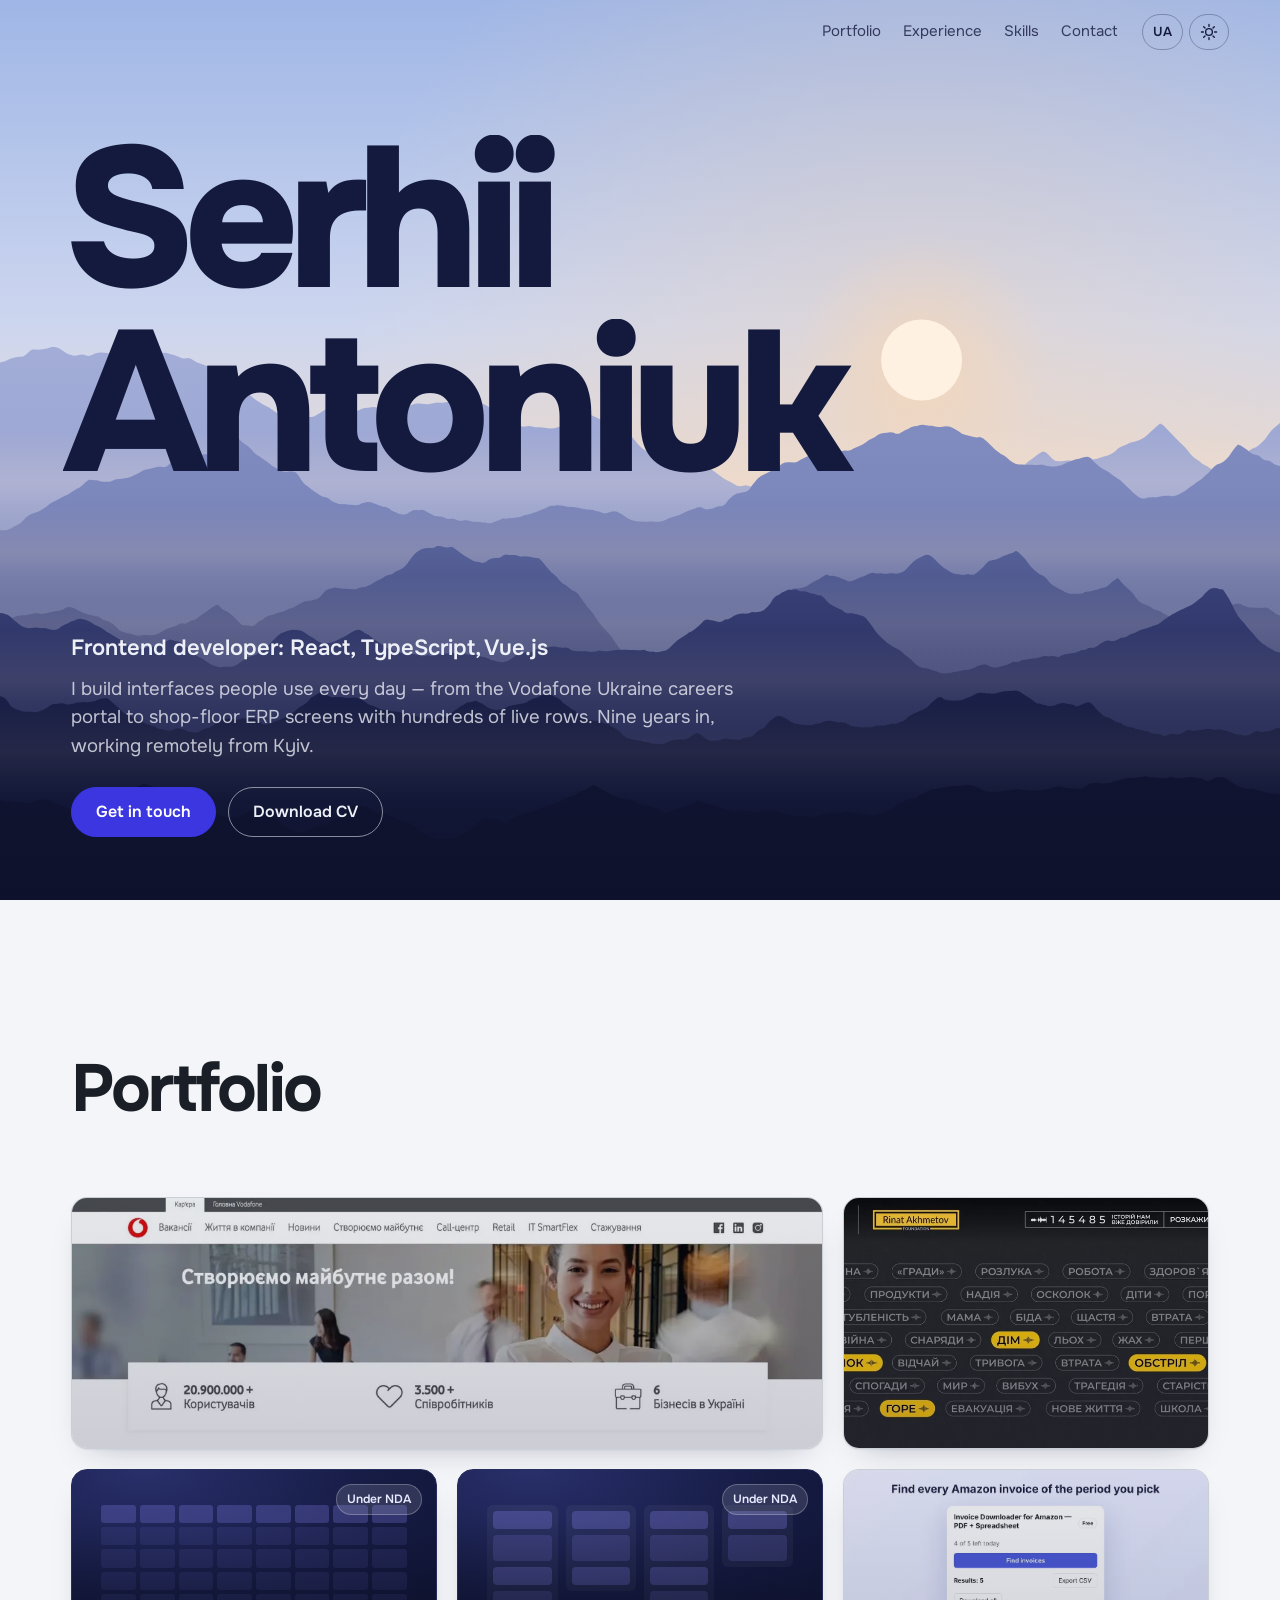
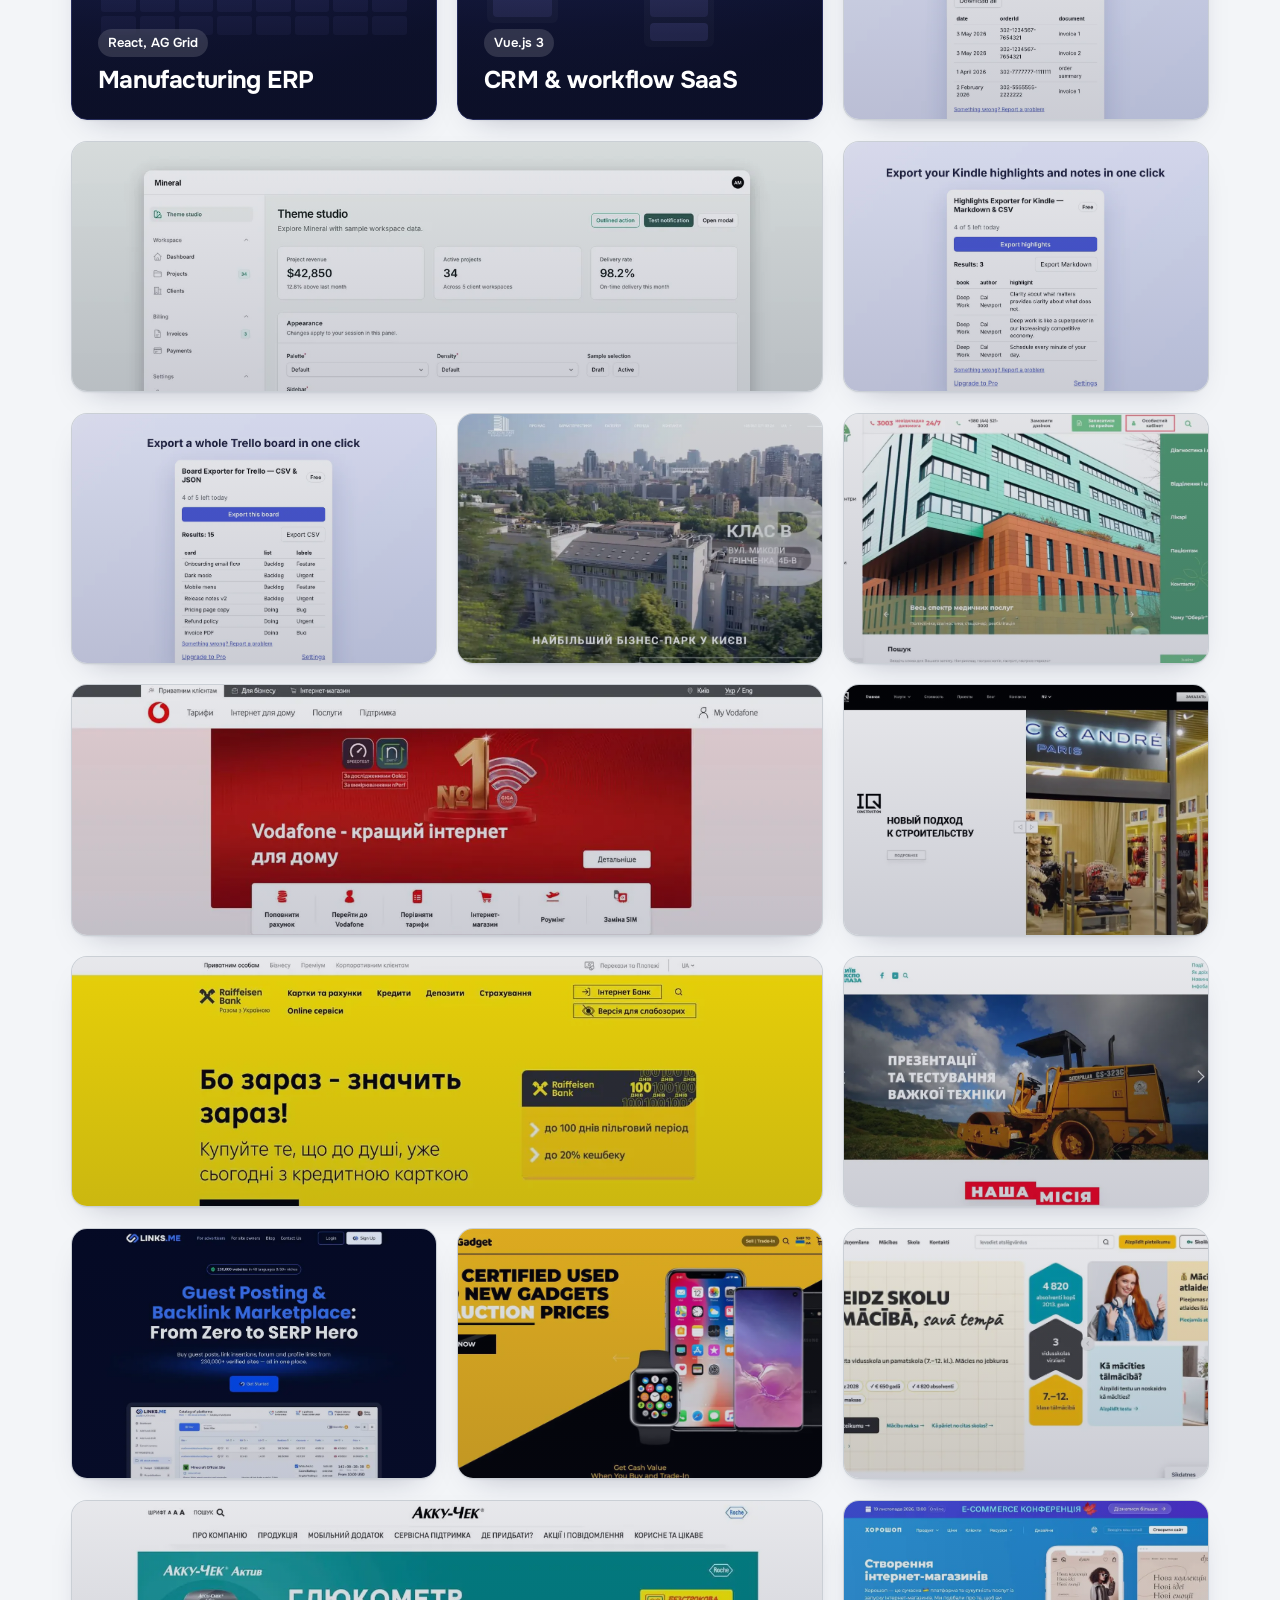
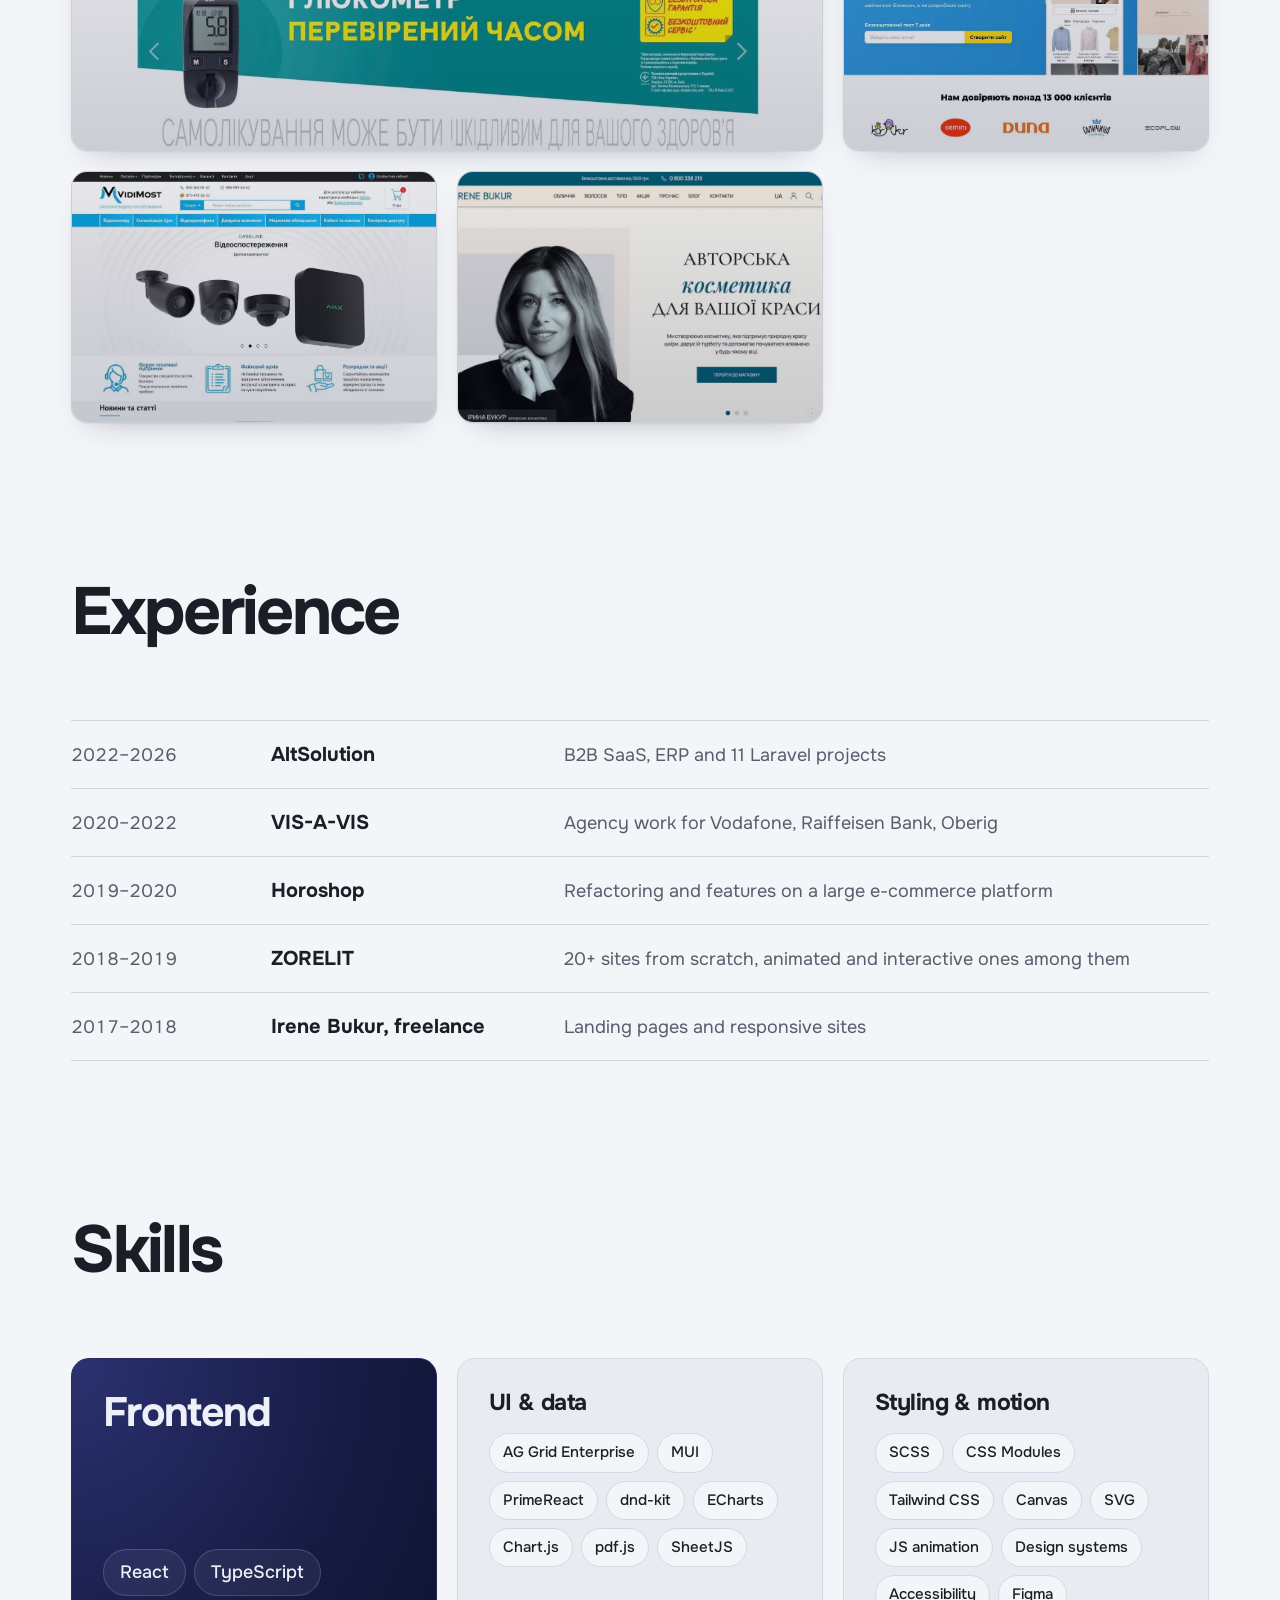
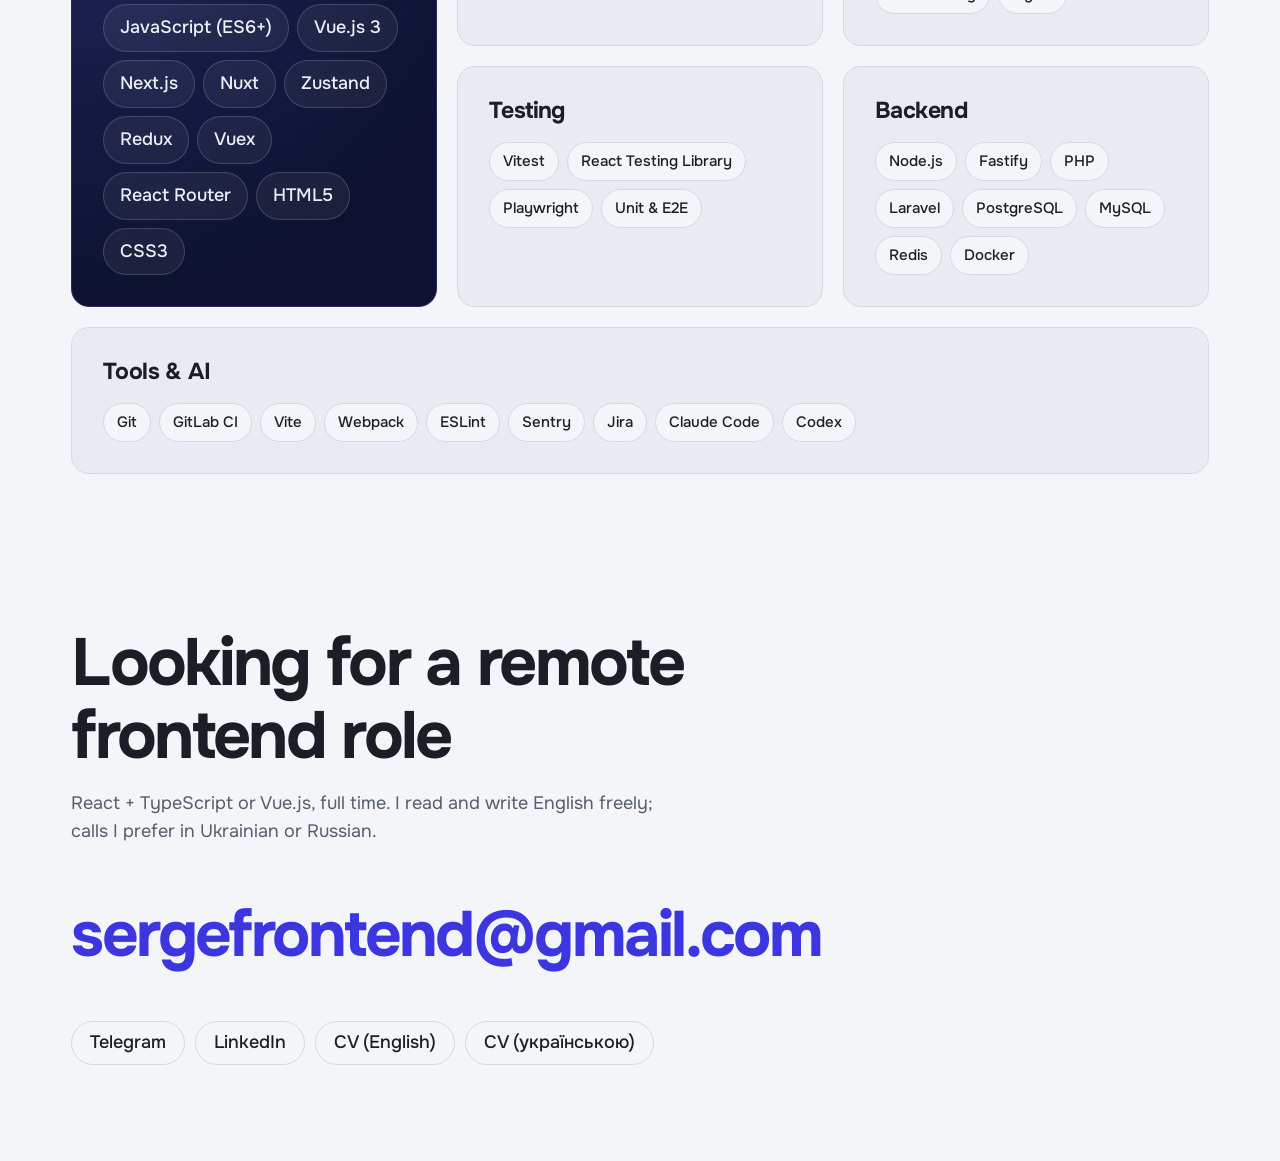
<file: index.html>
<!doctype html>
<html lang="en">
<head>
<meta charset="utf-8">
<meta name="viewport" content="width=device-width, initial-scale=1">
<title>Serhii Antoniuk — Frontend Developer</title>
<meta name="description" content="Frontend developer: React, TypeScript, Vue.js. 9 years of commercial experience — Vodafone Ukraine careers portal, interactive sites, B2B ERP and CRM products.">
<meta property="og:title" content="Serhii Antoniuk — Frontend Developer">
<meta property="og:description" content="React, TypeScript, Vue.js. Vodafone Ukraine careers portal, interactive sites, B2B ERP and CRM products.">
<meta property="og:image" content="img/vodafone-careers.webp">
<link rel="preconnect" href="https://fonts.googleapis.com">
<link rel="preconnect" href="https://fonts.gstatic.com" crossorigin>
<link href="https://fonts.googleapis.com/css2?family=Onest:wght@400;500;600;700;800&display=swap" rel="stylesheet">
<link rel="stylesheet" href="styles.css">
<script>
  // theme + language before paint
  (function () {
    var t = null, l = null;
    try { t = localStorage.getItem('theme'); l = localStorage.getItem('lang'); } catch (e) {}
    var q = new URLSearchParams(location.search).get('lang');
    if (q === 'ua' || q === 'en') l = q;
    if (!l) l = (navigator.language || '').toLowerCase().indexOf('uk') === 0 ? 'ua' : 'en';
    if (t) document.documentElement.setAttribute('data-theme', t);
    document.documentElement.setAttribute('data-lang', l);
    document.documentElement.lang = l === 'ua' ? 'uk' : 'en';
  })();
</script>
</head>
<body>
<a class="skip" href="#work" data-i18n="skip">Skip to work</a>

<header class="bar">
  <nav class="bar__nav" aria-label="Sections">
    <a href="#work" data-i18n="nav_work">Portfolio</a>
    <a href="#path" data-i18n="nav_path">Experience</a>
    <a href="#skills" data-i18n="nav_skills">Skills</a>
    <a href="#contact" data-i18n="nav_contact">Contact</a>
  </nav>
  <div class="bar__tools">
    <button class="tool" id="lang" type="button" aria-label="Switch language"><span data-i18n="lang_switch">UA</span></button>
    <button class="tool" id="theme" type="button" aria-label="Toggle dark mode">
      <svg class="i-sun" viewBox="0 0 24 24" width="18" height="18" aria-hidden="true"><circle cx="12" cy="12" r="4.5" fill="none" stroke="currentColor" stroke-width="1.8"/><g stroke="currentColor" stroke-width="1.8" stroke-linecap="round"><path d="M12 2v2.5M12 19.5V22M2 12h2.5M19.5 12H22M4.9 4.9l1.8 1.8M17.3 17.3l1.8 1.8M4.9 19.1l1.8-1.8M17.3 6.7l1.8-1.8"/></g></svg>
      <svg class="i-moon" viewBox="0 0 24 24" width="18" height="18" aria-hidden="true"><path d="M20 14.5A8 8 0 0 1 9.5 4a8 8 0 1 0 10.5 10.5z" fill="none" stroke="currentColor" stroke-width="1.8" stroke-linejoin="round"/></svg>
    </button>
  </div>
</header>

<main id="top">
  <section class="hero" aria-labelledby="hero-name">
    <canvas class="hero__scene" aria-hidden="true"></canvas>
    <div class="hero__inner">
      <h1 id="hero-name" class="hero__name">
        <span class="line" data-split data-i18n="name_1">Serhii</span>
        <span class="line" data-split data-i18n="name_2">Antoniuk</span>
      </h1>
      <div class="hero__foot">
        <p class="hero__role" data-i18n="role">Frontend developer: React, TypeScript, Vue.js</p>
        <p class="hero__lede" data-i18n="lede">I build interfaces people use every day — from the Vodafone Ukraine careers portal to shop-floor ERP screens with hundreds of live rows. Nine years in, working remotely from Kyiv.</p>
        <div class="hero__actions">
          <a class="btn btn--solid" href="#contact" data-magnetic data-i18n="cta_contact">Get in touch</a>
          <a class="btn btn--ghost" id="cv-link" href="cv/Antoniuk_Serhii_Frontend_CV_EN.pdf" download data-magnetic data-i18n="cta_cv">Download CV</a>
        </div>
      </div>
    </div>
  </section>

  <section id="work" class="work" aria-labelledby="work-h">
    <div class="sec-head">
      <h2 id="work-h" data-i18n="work_h">Portfolio</h2>
    </div>
    <ul class="grid" role="list">
      <li class="card card--wide reveal"><a class="card__in" href="https://career.vodafone.ua/" target="_blank" rel="noopener">
        <div class="card__media"><img src="img/vodafone-careers.webp" alt="" loading="lazy"></div>
        <div class="card__shade"></div>
        <div class="card__info">
          <span class="card__tag">VIS-A-VIS</span>
          <h3 class="card__title">Vodafone Ukraine — careers portal</h3>
          <p class="card__desc" data-i18n="d_vf">Built from scratch at the agency, from markup to integrations. The design is still live.</p>
        </div>
        <span class="card__go" aria-hidden="true"><svg viewBox="0 0 24 24" width="18" height="18"><path d="M7 17 17 7M9 7h8v8" fill="none" stroke="currentColor" stroke-width="2" stroke-linecap="round" stroke-linejoin="round"/></svg></span>
      </a></li>
      <li class="card reveal"><a class="card__in" href="https://civilvoicesmuseum.org/expositions/cloud" target="_blank" rel="noopener">
        <div class="card__media"><img src="img/civil-voices.webp" alt="" loading="lazy"></div>
        <div class="card__shade"></div>
        <div class="card__info">
          <span class="card__tag">VIS-A-VIS</span>
          <h3 class="card__title" data-i18n="t_cv">Civil Voices Museum</h3>
          <p class="card__desc" data-i18n="d_cv">Interactive online museum of war stories. Custom JavaScript and Canvas animations.</p>
        </div>
        <span class="card__go" aria-hidden="true"><svg viewBox="0 0 24 24" width="18" height="18"><path d="M7 17 17 7M9 7h8v8" fill="none" stroke="currentColor" stroke-width="2" stroke-linecap="round" stroke-linejoin="round"/></svg></span>
      </a></li>
      <li class="card card--nda reveal"><div class="card__in" tabindex="0">
        <div class="card__media"><div class="art art--grid" aria-hidden="true"><i></i><i></i><i></i><i></i><i></i><i></i><i></i><i></i><i></i><i></i><i></i><i></i><i></i><i></i><i></i><i></i><i></i><i></i><i></i><i></i><i></i><i></i><i></i><i></i><i></i><i></i><i></i><i></i><i></i><i></i><i></i><i></i><i></i><i></i><i></i><i></i><i></i><i></i><i></i><i></i><i></i><i></i><i></i><i></i><i></i><i></i><i></i><i></i></div></div>
        <div class="card__shade"></div>
        <div class="card__info">
          <span class="card__tag">React, AG Grid</span>
          <h3 class="card__title" data-i18n="t_erp">Manufacturing ERP</h3>
          <p class="card__desc" data-i18n="d_erp">Price list subsystem end to end, ~40 live data-grid screens, automated testing from zero: ~990 E2E and ~500 unit tests.</p>
        </div>
        <span class="card__badge" data-i18n="nda">Under NDA</span>
      </div></li>
      <li class="card card--nda reveal"><div class="card__in" tabindex="0">
        <div class="card__media"><div class="art art--kanban" aria-hidden="true"><div class="col"><i></i><i></i><i></i><i></i></div><div class="col"><i></i><i></i><i></i></div><div class="col"><i></i><i></i><i></i><i></i><i></i></div><div class="col"><i></i><i></i></div></div></div>
        <div class="card__shade"></div>
        <div class="card__info">
          <span class="card__tag">Vue.js 3</span>
          <h3 class="card__title" data-i18n="t_crm">CRM & workflow SaaS</h3>
          <p class="card__desc" data-i18n="d_crm">UI kit of 125 components, calendar and email integration, Kanban load cut from ~60 s to ~20 s.</p>
        </div>
        <span class="card__badge" data-i18n="nda">Under NDA</span>
      </div></li>
      <li class="card card--wide reveal"><a class="card__in" href="https://github.com/sergfront/filament-mineral-theme" target="_blank" rel="noopener">
        <div class="card__media"><img src="img/mineral.webp" alt="" loading="lazy"></div>
        <div class="card__shade"></div>
        <div class="card__info">
          <span class="card__tag">Open source · Laravel</span>
          <h3 class="card__title">Mineral for Filament</h3>
          <p class="card__desc" data-i18n="d_mn">My open-source theme for Laravel Filament 4/5 admin panels: light and dark mode, density options, contrast checks. Published on Packagist.</p>
        </div>
        <span class="card__go" aria-hidden="true"><svg viewBox="0 0 24 24" width="18" height="18"><path d="M7 17 17 7M9 7h8v8" fill="none" stroke="currentColor" stroke-width="2" stroke-linecap="round" stroke-linejoin="round"/></svg></span>
      </a></li>
      <li class="card reveal"><a class="card__in" href="https://chromewebstore.google.com/detail/edojcjabninfiinpimamboomadmplihe" target="_blank" rel="noopener">
        <div class="card__media"><img src="img/ext-amazon.webp" alt="" loading="lazy"></div>
        <div class="card__shade"></div>
        <div class="card__info">
          <span class="card__tag">Chrome · Firefox</span>
          <h3 class="card__title">Invoice Downloader for Amazon</h3>
          <p class="card__desc" data-i18n="d_ea">My browser extension: downloads all Amazon invoices for a period as PDFs plus a spreadsheet.</p>
        </div>
        <span class="card__go" aria-hidden="true"><svg viewBox="0 0 24 24" width="18" height="18"><path d="M7 17 17 7M9 7h8v8" fill="none" stroke="currentColor" stroke-width="2" stroke-linecap="round" stroke-linejoin="round"/></svg></span>
      </a></li>
      <li class="card reveal"><a class="card__in" href="https://chromewebstore.google.com/detail/eoaibnafhjpjpanbblikbhndgicaloog" target="_blank" rel="noopener">
        <div class="card__media"><img src="img/ext-kindle.webp" alt="" loading="lazy"></div>
        <div class="card__shade"></div>
        <div class="card__info">
          <span class="card__tag">Chrome · Firefox</span>
          <h3 class="card__title">Highlights Exporter for Kindle</h3>
          <p class="card__desc" data-i18n="d_ek">My browser extension: exports Kindle highlights and notes to Markdown and CSV.</p>
        </div>
        <span class="card__go" aria-hidden="true"><svg viewBox="0 0 24 24" width="18" height="18"><path d="M7 17 17 7M9 7h8v8" fill="none" stroke="currentColor" stroke-width="2" stroke-linecap="round" stroke-linejoin="round"/></svg></span>
      </a></li>
      <li class="card reveal"><a class="card__in" href="https://addons.mozilla.org/uk/firefox/addon/trello-board-exporter/" target="_blank" rel="noopener">
        <div class="card__media"><img src="img/ext-trello.webp" alt="" loading="lazy"></div>
        <div class="card__shade"></div>
        <div class="card__info">
          <span class="card__tag">Firefox</span>
          <h3 class="card__title">Board Exporter for Trello</h3>
          <p class="card__desc" data-i18n="d_et">My browser extension: exports a Trello board to CSV, JSON or Markdown with cards, labels, dates and checklists.</p>
        </div>
        <span class="card__go" aria-hidden="true"><svg viewBox="0 0 24 24" width="18" height="18"><path d="M7 17 17 7M9 7h8v8" fill="none" stroke="currentColor" stroke-width="2" stroke-linecap="round" stroke-linejoin="round"/></svg></span>
      </a></li>
      <li class="card reveal"><a class="card__in" href="https://horizon-park.com.ua/" target="_blank" rel="noopener">
        <div class="card__media"><img src="img/horizon-park.webp" alt="" loading="lazy"></div>
        <div class="card__shade"></div>
        <div class="card__info">
          <span class="card__tag">ZORELIT</span>
          <h3 class="card__title">Horizon Park</h3>
          <p class="card__desc" data-i18n="d_hp">Business park in Kyiv. Interactive, animated site.</p>
        </div>
        <span class="card__go" aria-hidden="true"><svg viewBox="0 0 24 24" width="18" height="18"><path d="M7 17 17 7M9 7h8v8" fill="none" stroke="currentColor" stroke-width="2" stroke-linecap="round" stroke-linejoin="round"/></svg></span>
      </a></li>
      <li class="card card--wide reveal"><a class="card__in" href="https://www.vodafone.ua/" target="_blank" rel="noopener">
        <div class="card__media"><img src="img/vodafone-ua.webp" alt="" loading="lazy"></div>
        <div class="card__shade"></div>
        <div class="card__info">
          <span class="card__tag">VIS-A-VIS</span>
          <h3 class="card__title">vodafone.ua</h3>
          <p class="card__desc" data-i18n="d_vu">Many tasks on the Vodafone Ukraine main website and the Vodafone Pay payment service.</p>
        </div>
        <span class="card__go" aria-hidden="true"><svg viewBox="0 0 24 24" width="18" height="18"><path d="M7 17 17 7M9 7h8v8" fill="none" stroke="currentColor" stroke-width="2" stroke-linecap="round" stroke-linejoin="round"/></svg></span>
      </a></li>
      <li class="card reveal"><a class="card__in" href="https://oberig.ua/" target="_blank" rel="noopener">
        <div class="card__media"><img src="img/oberig.webp" alt="" loading="lazy"></div>
        <div class="card__shade"></div>
        <div class="card__info">
          <span class="card__tag">VIS-A-VIS</span>
          <h3 class="card__title" data-i18n="t_ob">Oberig clinic</h3>
          <p class="card__desc" data-i18n="d_ob">Tasks on the Oberig medical laboratory and clinic website.</p>
        </div>
        <span class="card__go" aria-hidden="true"><svg viewBox="0 0 24 24" width="18" height="18"><path d="M7 17 17 7M9 7h8v8" fill="none" stroke="currentColor" stroke-width="2" stroke-linecap="round" stroke-linejoin="round"/></svg></span>
      </a></li>
      <li class="card card--wide reveal"><a class="card__in" href="https://raiffeisen.ua/" target="_blank" rel="noopener">
        <div class="card__media"><img src="img/raiffeisen.webp" alt="" loading="lazy"></div>
        <div class="card__shade"></div>
        <div class="card__info">
          <span class="card__tag">VIS-A-VIS</span>
          <h3 class="card__title" data-i18n="t_rb">Raiffeisen Bank Ukraine</h3>
          <p class="card__desc" data-i18n="d_rb">Tasks on the Raiffeisen Bank Ukraine website.</p>
        </div>
        <span class="card__go" aria-hidden="true"><svg viewBox="0 0 24 24" width="18" height="18"><path d="M7 17 17 7M9 7h8v8" fill="none" stroke="currentColor" stroke-width="2" stroke-linecap="round" stroke-linejoin="round"/></svg></span>
      </a></li>
      <li class="card reveal"><a class="card__in" href="https://iqconstruction.com.ua/" target="_blank" rel="noopener">
        <div class="card__media"><img src="img/iq-construction.webp" alt="" loading="lazy"></div>
        <div class="card__shade"></div>
        <div class="card__info">
          <span class="card__tag">ZORELIT</span>
          <h3 class="card__title">IQ Construction</h3>
          <p class="card__desc" data-i18n="d_iq">Construction company. Animated corporate site.</p>
        </div>
        <span class="card__go" aria-hidden="true"><svg viewBox="0 0 24 24" width="18" height="18"><path d="M7 17 17 7M9 7h8v8" fill="none" stroke="currentColor" stroke-width="2" stroke-linecap="round" stroke-linejoin="round"/></svg></span>
      </a></li>
      <li class="card reveal"><a class="card__in" href="https://expoplaza.kiev.ua/" target="_blank" rel="noopener">
        <div class="card__media"><img src="img/expoplaza.webp" alt="" loading="lazy"></div>
        <div class="card__shade"></div>
        <div class="card__info">
          <span class="card__tag">ZORELIT</span>
          <h3 class="card__title">Kyiv Expo Plaza</h3>
          <p class="card__desc" data-i18n="d_ex">Exhibition centre. Interactive site.</p>
        </div>
        <span class="card__go" aria-hidden="true"><svg viewBox="0 0 24 24" width="18" height="18"><path d="M7 17 17 7M9 7h8v8" fill="none" stroke="currentColor" stroke-width="2" stroke-linecap="round" stroke-linejoin="round"/></svg></span>
      </a></li>
      <li class="card reveal"><a class="card__in" href="https://links.me/" target="_blank" rel="noopener">
        <div class="card__media"><img src="img/links-me.webp" alt="" loading="lazy"></div>
        <div class="card__shade"></div>
        <div class="card__info">
          <span class="card__tag">Laravel</span>
          <h3 class="card__title">links.me</h3>
          <p class="card__desc" data-i18n="d_lm">Guest-post and backlink marketplace.</p>
        </div>
        <span class="card__go" aria-hidden="true"><svg viewBox="0 0 24 24" width="18" height="18"><path d="M7 17 17 7M9 7h8v8" fill="none" stroke="currentColor" stroke-width="2" stroke-linecap="round" stroke-linejoin="round"/></svg></span>
      </a></li>
      <li class="card reveal"><a class="card__in" href="https://buy.1guygadget.com/" target="_blank" rel="noopener">
        <div class="card__media"><img src="img/1guygadget.webp" alt="" loading="lazy"></div>
        <div class="card__shade"></div>
        <div class="card__info">
          <span class="card__tag">Laravel</span>
          <h3 class="card__title">1GuyGadget</h3>
          <p class="card__desc" data-i18n="d_gg">Gadget buyback and trade-in service.</p>
        </div>
        <span class="card__go" aria-hidden="true"><svg viewBox="0 0 24 24" width="18" height="18"><path d="M7 17 17 7M9 7h8v8" fill="none" stroke="currentColor" stroke-width="2" stroke-linecap="round" stroke-linejoin="round"/></svg></span>
      </a></li>
      <li class="card card--wide reveal"><a class="card__in" href="https://accu-chek.com.ua/" target="_blank" rel="noopener">
        <div class="card__media"><img src="img/accu-chek.webp" alt="" loading="lazy"></div>
        <div class="card__shade"></div>
        <div class="card__info">
          <span class="card__tag">Laravel</span>
          <h3 class="card__title">Accu-Chek Ukraine</h3>
          <p class="card__desc" data-i18n="d_ac">Roche brand website with product catalogue.</p>
        </div>
        <span class="card__go" aria-hidden="true"><svg viewBox="0 0 24 24" width="18" height="18"><path d="M7 17 17 7M9 7h8v8" fill="none" stroke="currentColor" stroke-width="2" stroke-linecap="round" stroke-linejoin="round"/></svg></span>
      </a></li>
      <li class="card reveal"><a class="card__in" href="https://r1tv.lv/" target="_blank" rel="noopener">
        <div class="card__media"><img src="img/r1tv.webp" alt="" loading="lazy"></div>
        <div class="card__shade"></div>
        <div class="card__info">
          <span class="card__tag">Laravel</span>
          <h3 class="card__title" data-i18n="t_r1">R1 online school</h3>
          <p class="card__desc" data-i18n="d_r1">Online school website in three languages.</p>
        </div>
        <span class="card__go" aria-hidden="true"><svg viewBox="0 0 24 24" width="18" height="18"><path d="M7 17 17 7M9 7h8v8" fill="none" stroke="currentColor" stroke-width="2" stroke-linecap="round" stroke-linejoin="round"/></svg></span>
      </a></li>
      <li class="card reveal"><a class="card__in" href="https://horoshop.ua/ua/" target="_blank" rel="noopener">
        <div class="card__media"><img src="img/horoshop.webp" alt="" loading="lazy"></div>
        <div class="card__shade"></div>
        <div class="card__info">
          <span class="card__tag">Horoshop</span>
          <h3 class="card__title" data-i18n="t_hs">Horoshop</h3>
          <p class="card__desc" data-i18n="d_hs">Refactoring and new features on a large e-commerce platform.</p>
        </div>
        <span class="card__go" aria-hidden="true"><svg viewBox="0 0 24 24" width="18" height="18"><path d="M7 17 17 7M9 7h8v8" fill="none" stroke="currentColor" stroke-width="2" stroke-linecap="round" stroke-linejoin="round"/></svg></span>
      </a></li>
      <li class="card reveal"><a class="card__in" href="https://vidimost.com/" target="_blank" rel="noopener">
        <div class="card__media"><img src="img/vidimost.webp" alt="" loading="lazy"></div>
        <div class="card__shade"></div>
        <div class="card__info">
          <span class="card__tag">ZORELIT</span>
          <h3 class="card__title">VidiMost</h3>
          <p class="card__desc" data-i18n="d_vm">Online store for video surveillance systems.</p>
        </div>
        <span class="card__go" aria-hidden="true"><svg viewBox="0 0 24 24" width="18" height="18"><path d="M7 17 17 7M9 7h8v8" fill="none" stroke="currentColor" stroke-width="2" stroke-linecap="round" stroke-linejoin="round"/></svg></span>
      </a></li>
      <li class="card reveal"><a class="card__in" href="https://irenebukur.com/" target="_blank" rel="noopener">
        <div class="card__media"><img src="img/irenebukur.webp" alt="" loading="lazy"></div>
        <div class="card__shade"></div>
        <div class="card__info">
          <span class="card__tag">Irene Bukur</span>
          <h3 class="card__title">Irene Bukur</h3>
          <p class="card__desc" data-i18n="d_ib">Promotional landing pages and company website improvements.</p>
        </div>
        <span class="card__go" aria-hidden="true"><svg viewBox="0 0 24 24" width="18" height="18"><path d="M7 17 17 7M9 7h8v8" fill="none" stroke="currentColor" stroke-width="2" stroke-linecap="round" stroke-linejoin="round"/></svg></span>
      </a></li>
    </ul>
  </section>

  <section id="path" class="path" aria-labelledby="path-h">
    <div class="sec-head">
      <h2 id="path-h" data-i18n="path_h">Experience</h2>
    </div>
    <ol class="timeline" role="list">
      <li><span class="tl__years">2022–2026</span><span class="tl__where">AltSolution</span><span class="tl__what" data-i18n="t1">B2B SaaS, ERP and 11 Laravel projects</span></li>
      <li><span class="tl__years">2020–2022</span><span class="tl__where">VIS-A-VIS</span><span class="tl__what" data-i18n="t2">Agency work for Vodafone, Raiffeisen Bank, Oberig</span></li>
      <li><span class="tl__years">2019–2020</span><span class="tl__where" data-i18n="t3w">Horoshop</span><span class="tl__what" data-i18n="t3">Refactoring and features on a large e-commerce platform</span></li>
      <li><span class="tl__years">2018–2019</span><span class="tl__where">ZORELIT</span><span class="tl__what" data-i18n="t4">20+ sites from scratch, animated and interactive ones among them</span></li>
      <li><span class="tl__years">2017–2018</span><span class="tl__where" data-i18n="t5w">Irene Bukur, freelance</span><span class="tl__what" data-i18n="t5">Landing pages and responsive sites</span></li>
    </ol>
  </section>

  <section id="skills" class="skills" aria-labelledby="skills-h">
    <div class="sec-head">
      <h2 id="skills-h" data-i18n="skills_h">Skills</h2>
    </div>
    <div class="bento">
      <div class="skill skill--big reveal"><h3 data-i18n="g_front">Frontend</h3><ul class="chips" role="list"><li>React</li><li>TypeScript</li><li>JavaScript (ES6+)</li><li>Vue.js 3</li><li>Next.js</li><li>Nuxt</li><li>Zustand</li><li>Redux</li><li>Vuex</li><li>React Router</li><li>HTML5</li><li>CSS3</li></ul></div>
      <div class="skill reveal"><h3 data-i18n="g_ui">UI & data</h3><ul class="chips" role="list"><li>AG Grid Enterprise</li><li>MUI</li><li>PrimeReact</li><li>dnd-kit</li><li>ECharts</li><li>Chart.js</li><li>pdf.js</li><li>SheetJS</li></ul></div>
      <div class="skill reveal"><h3 data-i18n="g_style">Styling & motion</h3><ul class="chips" role="list"><li>SCSS</li><li>CSS Modules</li><li>Tailwind CSS</li><li>Canvas</li><li>SVG</li><li>JS animation</li><li>Design systems</li><li>Accessibility</li><li>Figma</li></ul></div>
      <div class="skill reveal"><h3 data-i18n="g_test">Testing</h3><ul class="chips" role="list"><li>Vitest</li><li>React Testing Library</li><li>Playwright</li><li>Unit & E2E</li></ul></div>
      <div class="skill reveal"><h3 data-i18n="g_back">Backend</h3><ul class="chips" role="list"><li>Node.js</li><li>Fastify</li><li>PHP</li><li>Laravel</li><li>PostgreSQL</li><li>MySQL</li><li>Redis</li><li>Docker</li></ul></div>
      <div class="skill reveal"><h3 data-i18n="g_tools">Tools & AI</h3><ul class="chips" role="list"><li>Git</li><li>GitLab CI</li><li>Vite</li><li>Webpack</li><li>ESLint</li><li>Sentry</li><li>Jira</li><li>Claude Code</li><li>Codex</li></ul></div>
    </div>
  </section>

  <section id="contact" class="contact" aria-labelledby="contact-h">
    <h2 id="contact-h" data-i18n="contact_h">Looking for a remote frontend role</h2>
    <p data-i18n="contact_p">React + TypeScript or Vue.js, full time. I read and write English freely; calls I prefer in Ukrainian or Russian.</p>
    <a class="contact__mail" href="mailto:sergefrontend@gmail.com">sergefrontend@gmail.com</a>
    <ul class="contact__links" role="list">
      <li><a href="https://t.me/serhiy_fr_99" target="_blank" rel="noopener">Telegram</a></li>
      <li><a href="https://www.linkedin.com/in/serhii-antoniuk-05b8b0171" target="_blank" rel="noopener">LinkedIn</a></li>
      <li><a href="cv/Antoniuk_Serhii_Frontend_CV_EN.pdf" download>CV (English)</a></li>
      <li><a href="cv/Antoniuk_Serhii_Frontend_CV_UA.pdf" download>CV (українською)</a></li>
    </ul>
  </section>
</main>


<script src="main.js" defer></script>
</body>
</html>
</file>
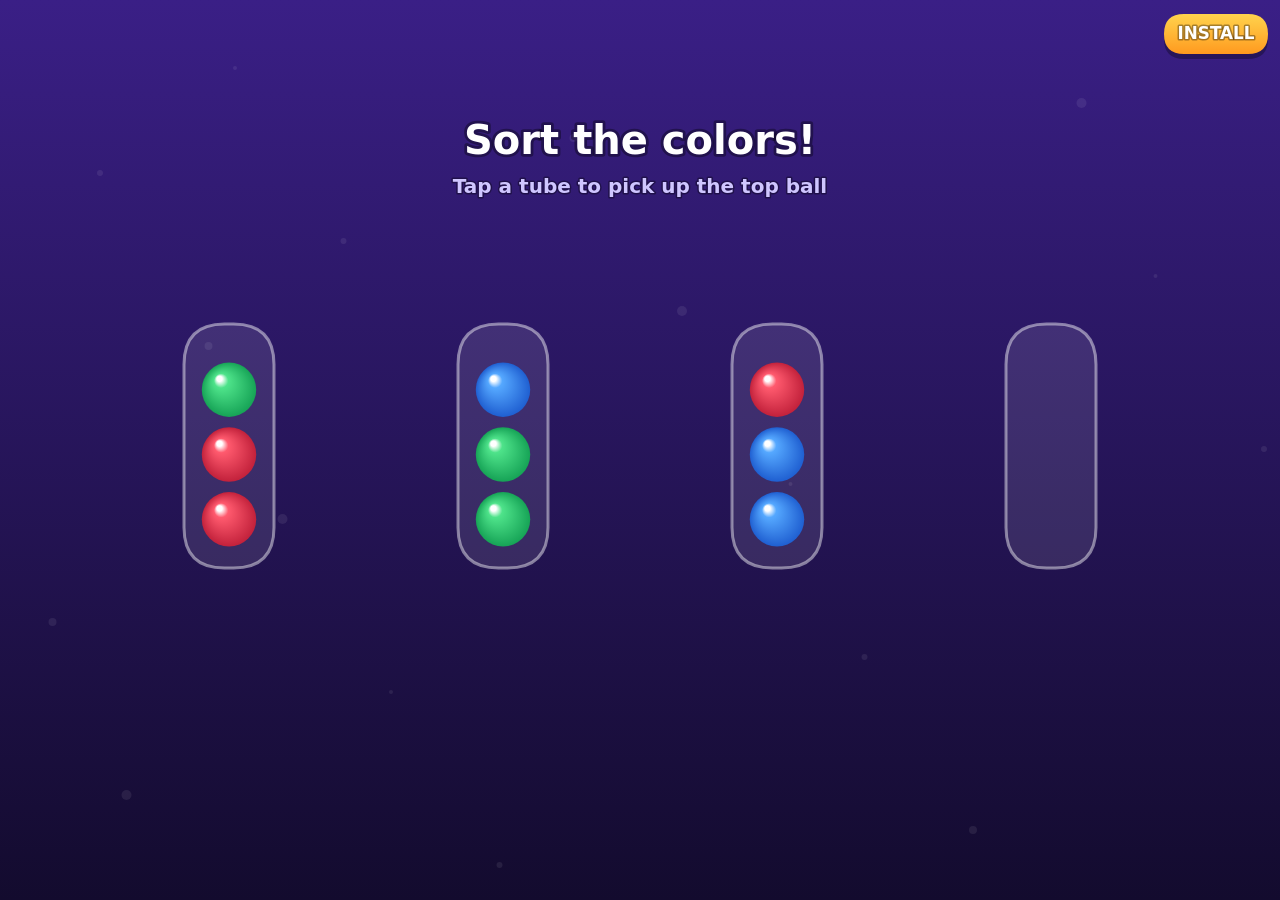
<file: playable/color-sort/index.html>
<!DOCTYPE html>
<html lang="en">
<head>
<meta charset="utf-8">
<meta name="viewport" content="width=device-width,initial-scale=1,maximum-scale=1,user-scalable=no">
<meta name="ad.size" content="width=320,height=480">
<title>Color Sort — playable ad demo</title>
<style>
  html,body{margin:0;height:100%;overflow:hidden;background:#1b1340;touch-action:none;-webkit-user-select:none;user-select:none}
  canvas{display:block;width:100%;height:100%}
</style>
</head>
<body>
<canvas id="c"></canvas>
<script>
(function () {
  'use strict';
  // Demo playable: single HTML file, no external requests, MRAID-aware.
  var STORE_URL = 'https://example.com/color-sort';
  var CAP = 3;
  var COLORS = { R: ['#ff5a6e', '#c2213b'], G: ['#4ee38a', '#16a356'], B: ['#55a8ff', '#1f5fd1'] };

  var canvas = document.getElementById('c');
  var ctx = canvas.getContext('2d');
  var W = 0, H = 0, DPR = 1;

  var tubes, selected, moving, moves, won, endCard, startTime, lastInput, particles, shake, hintOn, toast;
  var SOLUTION = [[0, 3], [2, 0], [1, 2], [3, 1]];

  function reset() {
    tubes = [['R', 'R', 'G'], ['G', 'G', 'B'], ['B', 'B', 'R'], []];
    selected = -1; moving = null; moves = 0; won = false; endCard = false;
    particles = []; shake = { i: -1, t: 0 }; hintOn = true; toast = { s: '', t: 0 };
    startTime = lastInput = performance.now();
  }

  function resize() {
    DPR = Math.min(window.devicePixelRatio || 1, 2);
    W = window.innerWidth; H = window.innerHeight;
    canvas.width = W * DPR; canvas.height = H * DPR;
    ctx.setTransform(DPR, 0, 0, DPR, 0, 0);
  }

  // ---- layout ----
  function layout() {
    var n = tubes.length;
    var portrait = H >= W;
    var tw = Math.min(W / (n + 1.2), portrait ? 78 : 90, H * 0.14);
    var ball = tw * 0.72;
    var th = ball * CAP + tw * 0.55;
    var gap = (W - n * tw) / (n + 1);
    var top = portrait ? H * 0.40 : H * 0.36;
    var res = [];
    for (var i = 0; i < n; i++) res.push({ x: gap + i * (tw + gap), y: top, w: tw, h: th, ball: ball });
    return res;
  }
  function slotPos(L, i, k) { // k = index from bottom
    var t = L[i];
    return { x: t.x + t.w / 2, y: t.y + t.h - t.w * 0.18 - t.ball / 2 - k * t.ball };
  }
  function liftPos(L, i) { var t = L[i]; return { x: t.x + t.w / 2, y: t.y - t.ball * 0.85 }; }

  // ---- drawing ----
  function roundRect(x, y, w, h, r) {
    ctx.beginPath();
    ctx.moveTo(x + r, y); ctx.lineTo(x + w - r, y); ctx.quadraticCurveTo(x + w, y, x + w, y + r);
    ctx.lineTo(x + w, y + h - r); ctx.quadraticCurveTo(x + w, y + h, x + w - r, y + h);
    ctx.lineTo(x + r, y + h); ctx.quadraticCurveTo(x, y + h, x, y + h - r);
    ctx.lineTo(x, y + r); ctx.quadraticCurveTo(x, y, x + r, y); ctx.closePath();
  }
  function drawBall(x, y, r, c) {
    var g = ctx.createRadialGradient(x - r * 0.35, y - r * 0.4, r * 0.1, x, y, r);
    g.addColorStop(0, '#fff'); g.addColorStop(0.18, COLORS[c][0]); g.addColorStop(1, COLORS[c][1]);
    ctx.fillStyle = g; ctx.beginPath(); ctx.arc(x, y, r, 0, Math.PI * 2); ctx.fill();
  }
  function bg(now) {
    var g = ctx.createLinearGradient(0, 0, 0, H);
    g.addColorStop(0, '#3a1f86'); g.addColorStop(1, '#130b2e');
    ctx.fillStyle = g; ctx.fillRect(0, 0, W, H);
    ctx.globalAlpha = 0.08; ctx.fillStyle = '#fff';
    for (var i = 0; i < 18; i++) {
      var x = (i * 97 + now * 0.01 * (i % 3 + 1)) % (W + 40) - 20, y = (i * 173) % H;
      ctx.beginPath(); ctx.arc(x, y, 2 + (i % 4), 0, Math.PI * 2); ctx.fill();
    }
    ctx.globalAlpha = 1;
  }
  function text(s, x, y, size, color, weight) {
    ctx.font = (weight || 800) + ' ' + size + 'px system-ui, -apple-system, Segoe UI, Roboto, sans-serif';
    ctx.textAlign = 'center'; ctx.textBaseline = 'middle';
    ctx.lineJoin = 'round'; ctx.lineWidth = Math.max(3, size * 0.14); ctx.strokeStyle = 'rgba(0,0,0,.35)'; ctx.strokeText(s, x, y);
    ctx.fillStyle = color; ctx.fillText(s, x, y);
  }
  function button(cx, cy, w, h, label, pulse) {
    var s = 1 + (pulse ? Math.sin(performance.now() / 180) * 0.05 : 0);
    ctx.save(); ctx.translate(cx, cy); ctx.scale(s, s);
    var g = ctx.createLinearGradient(0, -h / 2, 0, h / 2);
    g.addColorStop(0, '#ffd34d'); g.addColorStop(1, '#ff9a1f');
    ctx.fillStyle = 'rgba(0,0,0,.3)'; roundRect(-w / 2, -h / 2 + 5, w, h, h / 2); ctx.fill();
    ctx.fillStyle = g; roundRect(-w / 2, -h / 2, w, h, h / 2); ctx.fill();
    text(label, 0, 1, h * 0.42, '#fff');
    ctx.restore();
    return { x: cx - w / 2, y: cy - h / 2, w: w, h: h };
  }

  var ctaTop = null, ctaEnd = null;

  function draw(now) {
    bg(now);
    var L = layout();
    var title = Math.min(W * 0.09, 40);
    text('Sort the colors!', W / 2, H * 0.16, title, '#fff');
    var sub = won ? 'Perfect!' : (selected < 0 ? 'Tap a tube to pick up the top ball' : 'Now tap a tube to drop it');
    text(sub, W / 2, H * 0.16 + title * 1.1, Math.min(title * 0.5, W * 0.045), won ? '#ffd34d' : '#cfc6ff', 700);

    for (var i = 0; i < tubes.length; i++) {
      var t = L[i], dx = 0;
      if (shake.i === i) { var p = (now - shake.t) / 350; if (p < 1) dx = Math.sin(p * 30) * 6 * (1 - p); else shake.i = -1; }
      var full = tubes[i].length === CAP && tubes[i].every(function (c) { return c === tubes[i][0]; });
      ctx.fillStyle = full ? 'rgba(255,211,77,.18)' : 'rgba(255,255,255,.10)';
      roundRect(t.x + dx, t.y, t.w, t.h, t.w * 0.45); ctx.fill();
      var hs = hint(), glow = (Math.sin(now / 200) + 1) / 2;
      var valid = selected >= 0 && canMove(selected, i);
      var isSrc = !won && selected < 0 && hs && hs[0] === i && now - lastInput > 1200;
      ctx.lineWidth = valid || isSrc ? 4 : 3;
      ctx.strokeStyle = full ? '#ffd34d' : selected === i ? '#fff' : valid ? 'rgba(78,227,138,' + (0.6 + glow * 0.4) + ')' : isSrc ? 'rgba(255,255,255,' + (0.5 + glow * 0.5) + ')' : (selected >= 0 ? 'rgba(255,255,255,.2)' : 'rgba(255,255,255,.45)');
      ctx.stroke();
      for (var k = 0; k < tubes[i].length; k++) {
        if (selected === i && k === tubes[i].length - 1) continue;
        if (moving && moving.from === i && k === tubes[i].length - 1) continue;
        var sp = slotPos(L, i, k); drawBall(sp.x + dx, sp.y, t.ball * 0.42, tubes[i][k]);
      }
      if (selected === i && tubes[i].length) {
        var lp = liftPos(L, i), bob = Math.sin(now / 150) * 3;
        drawBall(lp.x, lp.y + bob, t.ball * 0.42, tubes[i][tubes[i].length - 1]);
      }
    }

    if (moving) {
      var q = Math.min(1, (now - moving.t) / 260), e = q < 0.5 ? 2 * q * q : 1 - Math.pow(-2 * q + 2, 2) / 2;
      var a = liftPos(L, moving.from), b = slotPos(L, moving.to, tubes[moving.to].length);
      var mid = { x: (a.x + b.x) / 2, y: Math.min(a.y, b.y) - L[0].ball };
      var x = (1 - e) * (1 - e) * a.x + 2 * (1 - e) * e * mid.x + e * e * b.x;
      var y = (1 - e) * (1 - e) * a.y + 2 * (1 - e) * e * mid.y + e * e * b.y;
      drawBall(x, y, L[0].ball * 0.42, moving.color);
      if (q >= 1) finishMove();
    }

    // particles
    for (var j = particles.length - 1; j >= 0; j--) {
      var pt = particles[j]; pt.vy += 0.25; pt.x += pt.vx; pt.y += pt.vy; pt.life--;
      ctx.fillStyle = pt.c; ctx.fillRect(pt.x, pt.y, 6, 10);
      if (pt.life <= 0) particles.splice(j, 1);
    }

    // tutorial hand
    if (hintOn && !won && !moving && now - lastInput > 1200) drawHand(L, now);
    if (toast.s && now - toast.t < 1300) text(toast.s, W / 2, L[0].y + L[0].h + 46, Math.min(26, W * 0.06), '#ffd34d', 800);

    // persistent CTA
    ctaTop = button(W - 64, 34, 104, 40, 'INSTALL', false);

    if (endCard) drawEndCard(now);
  }

  function hint() {
    if (moves < SOLUTION.length && canMove(SOLUTION[moves][0], SOLUTION[moves][1])) return SOLUTION[moves];
    for (var a = 0; a < tubes.length; a++) for (var b = 0; b < tubes.length; b++) if (canMove(a, b)) return [a, b];
    return null;
  }
  function drawHand(L, now) {
    var h = hint(); if (!h) return;
    var tgtTube = selected < 0 ? h[0] : (canMove(selected, h[1]) && selected === h[0] ? h[1] : -1);
    if (tgtTube < 0) { for (var i = 0; i < tubes.length; i++) if (canMove(selected, i)) { tgtTube = i; break; } }
    if (tgtTube < 0) return;
    var t = L[tgtTube], p = ((now - lastInput) % 1000) / 1000, pressed = p > 0.55 && p < 0.85;
    var cx = t.x + t.w / 2, cy = t.y + t.h * 0.45;
    var x = cx + 12, y = cy + 16 + (pressed ? 6 : 0);
    if (pressed) { ctx.strokeStyle = 'rgba(255,255,255,.75)'; ctx.lineWidth = 3; ctx.beginPath(); ctx.arc(cx, cy, t.w * 0.6, 0, Math.PI * 2); ctx.stroke(); }
    ctx.save(); ctx.translate(x, y); ctx.rotate(-0.35);
    ctx.fillStyle = '#fff'; ctx.strokeStyle = '#222'; ctx.lineWidth = 2;
    roundRect(-9, -2, 18, 34, 9); ctx.fill(); ctx.stroke();
    roundRect(-7, 26, 34, 30, 10); ctx.fill(); ctx.stroke();
    ctx.restore();
  }

  function drawEndCard(now) {
    ctx.fillStyle = 'rgba(10,6,30,.82)'; ctx.fillRect(0, 0, W, H);
    var s = Math.min(W, H);
    // icon
    var land = W > H, iw = s * (land ? 0.24 : 0.28), ix = W / 2 - iw / 2, iy = H * (land ? 0.08 : 0.22);
    var g = ctx.createLinearGradient(ix, iy, ix + iw, iy + iw);
    g.addColorStop(0, '#7b4dff'); g.addColorStop(1, '#ff5a6e');
    ctx.fillStyle = g; roundRect(ix, iy, iw, iw, iw * 0.22); ctx.fill();
    drawBall(W / 2 - iw * 0.2, iy + iw * 0.62, iw * 0.13, 'R');
    drawBall(W / 2, iy + iw * 0.4, iw * 0.13, 'G');
    drawBall(W / 2 + iw * 0.2, iy + iw * 0.62, iw * 0.13, 'B');
    text('Color Sort', W / 2, iy + iw + s * 0.09, s * 0.1, '#fff');
    text('★★★★★  4.8', W / 2, iy + iw + s * 0.17, s * 0.05, '#ffd34d', 700);
    text('500+ levels · play offline', W / 2, iy + iw + s * 0.23, s * 0.04, '#cfc6ff', 600);
    ctaEnd = button(W / 2, H * (land ? 0.87 : 0.80), Math.min(W * 0.7, 300), Math.min(64, H * 0.09), 'PLAY NOW', true);
  }

  // ---- logic ----
  function tubeAt(L, x, y) {
    for (var i = 0; i < L.length; i++) {
      var t = L[i];
      if (x >= t.x - 10 && x <= t.x + t.w + 10 && y >= t.y - t.ball * 1.4 && y <= t.y + t.h + 10) return i;
    }
    return -1;
  }
  function canMove(a, b) {
    if (a === b || !tubes[a].length || tubes[b].length >= CAP) return false;
    return !tubes[b].length || tubes[b][tubes[b].length - 1] === tubes[a][tubes[a].length - 1];
  }
  function finishMove() {
    var c = tubes[moving.from].pop(); tubes[moving.to].push(c);
    moving = null; moves++;
    if (isSolved()) win();
  }
  function isSolved() {
    return tubes.every(function (t) { return !t.length || (t.length === CAP && t.every(function (c) { return c === t[0]; })); });
  }
  function win() {
    won = true; hintOn = false;
    var cols = ['#ffd34d', '#ff5a6e', '#4ee38a', '#55a8ff', '#fff'];
    for (var i = 0; i < 90; i++) particles.push({ x: W / 2, y: H * 0.45, vx: (Math.random() - 0.5) * 14, vy: -Math.random() * 12 - 3, c: cols[i % cols.length], life: 90 });
    setTimeout(function () { endCard = true; }, 1300);
  }
  function inRect(r, x, y) { return r && x >= r.x && x <= r.x + r.w && y >= r.y && y <= r.y + r.h; }

  function openStore() {
    if (window.mraid && typeof mraid.open === 'function') mraid.open(STORE_URL);
    else window.open(STORE_URL, '_blank');
  }

  function onTap(e) {
    e.preventDefault();
    var p = e.changedTouches ? e.changedTouches[0] : e;
    var x = p.clientX, y = p.clientY;
    lastInput = performance.now();
    if (inRect(ctaTop, x, y) || (endCard && inRect(ctaEnd, x, y))) { openStore(); return; }
    if (endCard) { openStore(); return; }
    if (moving || won) return;
    var L = layout(), i = tubeAt(L, x, y);
    if (i < 0) { selected = -1; return; }
    if (selected < 0) { if (tubes[i].length) selected = i; else toast = { s: 'Pick a ball first', t: performance.now() }; return; }
    if (i === selected) { selected = -1; return; }
    if (canMove(selected, i)) { moving = { from: selected, to: i, color: tubes[selected][tubes[selected].length - 1], t: performance.now() }; }
    else { shake = { i: i, t: performance.now() }; toast = { s: tubes[i].length >= CAP ? 'Tube is full' : 'Same color only!', t: performance.now() }; }
    selected = -1;
  }

  function loop(now) {
    // auto end card: idle 15s or 30s total, as ad networks expect a CTA
    if (!endCard && (now - lastInput > 15000 || now - startTime > 30000)) endCard = true;
    draw(now);
    requestAnimationFrame(loop);
  }

  function start() {
    resize(); reset();
    window.addEventListener('resize', resize);
    canvas.addEventListener('touchstart', onTap, { passive: false });
    canvas.addEventListener('mousedown', onTap);
    requestAnimationFrame(loop);
  }

  // MRAID: start only when the ad is ready and visible
  function mraidReady() {
    if (mraid.isViewable()) start();
    else mraid.addEventListener('viewableChange', function v(on) { if (on) { mraid.removeEventListener('viewableChange', v); start(); } });
  }
  if (window.mraid) {
    if (mraid.getState() === 'loading') mraid.addEventListener('ready', mraidReady); else mraidReady();
  } else {
    start();
  }
})();
</script>
</body>
</html>
</file>
<file: styles.css>
:root {
  --paper: #f3f5f8;
  --paper-2: #e8ecf2;
  --ink: #1a1f27;
  --ink-2: #545d6b;
  --line: #d3d9e2;
  --accent: #3b36e0;
  --accent-ink: #ffffff;
  --cell: 59, 54, 224;
  --sky-ink: #141a3d;
  --font: "Onest", system-ui, -apple-system, "Segoe UI", Roboto, sans-serif;
  --gutter: clamp(16px, 4vw, 56px);
  --max: 1240px;
  color-scheme: light;
}
@media (prefers-color-scheme: dark) {
  :root:not([data-theme="light"]) {
    --paper: #0d1118; --paper-2: #151b25; --ink: #e6e9ef; --ink-2: #9aa3b2;
    --line: #262e3b; --accent: #8f8cff; --accent-ink: #0d1118; --cell: 143, 140, 255; --sky-ink: #e9ebf5;
    color-scheme: dark;
  }
}
:root[data-theme="dark"] {
  --paper: #0d1118; --paper-2: #151b25; --ink: #e6e9ef; --ink-2: #9aa3b2;
  --line: #262e3b; --accent: #8f8cff; --accent-ink: #0d1118; --cell: 143, 140, 255; --sky-ink: #e9ebf5;
  color-scheme: dark;
}

* { box-sizing: border-box; }
html { scroll-behavior: smooth; -webkit-text-size-adjust: 100%; }
body {
  margin: 0; background: var(--paper); color: var(--ink);
  font-family: var(--font); font-size: 18px; line-height: 1.55;
  -webkit-font-smoothing: antialiased; overflow-x: hidden;
}
img { display: block; max-width: 100%; height: auto; }
a { color: inherit; }
h1, h2, h3 { margin: 0; font-weight: 700; letter-spacing: -0.02em; line-height: 1.1; }
p { margin: 0; }
:focus-visible { outline: 2px solid var(--accent); outline-offset: 3px; border-radius: 4px; }

.skip { position: absolute; left: -999px; top: 8px; background: var(--accent); color: var(--accent-ink); padding: 8px 12px; z-index: 50; }
.skip:focus { left: 8px; }

/* top bar */
.bar {
  position: fixed; inset: 0 0 auto 0; z-index: 30; height: 64px;
  display: flex; align-items: center; gap: 24px; padding: 0 var(--gutter);
  background: color-mix(in srgb, var(--paper) 78%, transparent);
  backdrop-filter: blur(12px); -webkit-backdrop-filter: blur(12px);
  border-bottom: 1px solid transparent; transition: border-color .3s;
}
.bar.is-scrolled { border-bottom-color: var(--line); }
.bar:not(.is-scrolled) { background: transparent; backdrop-filter: none; -webkit-backdrop-filter: none; }
.bar:not(.is-scrolled) .bar__nav a { color: var(--sky-ink); opacity: .8; }
.bar:not(.is-scrolled) .bar__name, .bar:not(.is-scrolled) .tool { color: var(--sky-ink); border-color: color-mix(in srgb, var(--sky-ink) 30%, transparent); }
.bar__name { font-weight: 700; text-decoration: none; letter-spacing: -0.01em; }
.bar__nav { display: flex; gap: 22px; margin-left: auto; }
.bar__nav a { text-decoration: none; color: var(--ink-2); font-size: 15px; transition: color .2s; }
.bar__nav a:hover { color: var(--ink); }
.bar__tools { display: flex; gap: 6px; }
.tool {
  height: 36px; min-width: 36px; padding: 0 10px; border-radius: 18px;
  border: 1px solid var(--line); background: transparent; color: var(--ink);
  font: 600 13px/1 var(--font); cursor: pointer; display: grid; place-items: center;
}
.tool:hover { border-color: var(--ink-2); }
.i-moon { display: none; }
:root[data-theme="dark"] .i-sun { display: none; }
:root[data-theme="dark"] .i-moon { display: block; }
@media (prefers-color-scheme: dark) {
  :root:not([data-theme="light"]) .i-sun { display: none; }
  :root:not([data-theme="light"]) .i-moon { display: block; }
}

/* hero */
.hero { position: relative; height: 100svh; min-height: 620px; overflow: hidden; color: var(--ink); }
.hero__scene { position: absolute; inset: 0; width: 100%; height: 100%; display: block; }
.hero__inner {
  position: relative; height: 100%; max-width: var(--max); margin: 0 auto;
  padding: clamp(92px, 15vh, 160px) var(--gutter) clamp(36px, 7vh, 72px);
  display: flex; flex-direction: column; justify-content: space-between; pointer-events: none;
}
.hero__inner a, .hero__inner button { pointer-events: auto; }
.hero__name {
  font-size: clamp(64px, 16vw, 200px); font-weight: 800; letter-spacing: -0.055em;
  line-height: .86; margin-left: -0.04em; color: var(--sky-ink); will-change: transform, opacity;
}
.hero__name .line { display: block; overflow: hidden; padding-bottom: .06em; }
.hero__name .ch { display: inline-block; transform: translateY(105%); }
.is-loaded .hero__name .ch { transform: none; transition: transform 1.1s cubic-bezier(.2,.8,.1,1); transition-delay: calc(.15s + var(--i) * 30ms); }
.hero__foot { color: #eef0f7; max-width: 40em; }
.hero__role { font-size: clamp(18px, 1.8vw, 22px); font-weight: 600; }
.hero__lede { margin-top: 10px; color: rgba(238, 240, 247, .78); font-size: clamp(16px, 1.45vw, 19px); max-width: 36em; }
.hero__actions { display: flex; flex-wrap: wrap; gap: 12px; margin-top: 26px; }
.hero__role, .hero__lede, .hero__actions { opacity: 0; transform: translateY(12px); }
.is-loaded .hero__role, .is-loaded .hero__lede, .is-loaded .hero__actions { opacity: 1; transform: none; transition: opacity .9s .9s, transform .9s .9s cubic-bezier(.2,.8,.1,1); }
.is-loaded .hero__lede { transition-delay: 1s; }
.is-loaded .hero__actions { transition-delay: 1.1s; }

.btn {
  display: inline-flex; align-items: center; height: 50px; padding: 0 24px; border-radius: 25px;
  border: 1px solid var(--ink); text-decoration: none; font-weight: 600; font-size: 16px;
  background: var(--paper); transition: background .2s, color .2s;
  will-change: transform;
}
.btn:hover { background: var(--ink); color: var(--paper); }
.btn--solid { background: var(--accent); border-color: var(--accent); color: var(--accent-ink); }
.btn--solid:hover { background: var(--ink); border-color: var(--ink); color: var(--paper); }
.btn--ghost { background: transparent; color: #eef0f7; border-color: rgba(238,240,247,.55); }
.btn--ghost:hover { background: #eef0f7; color: #141a3a; border-color: #eef0f7; }
.hero .btn--solid:hover { background: #eef0f7; border-color: #eef0f7; color: #141a3a; }

/* sections */
main > section:not(.hero) { max-width: var(--max); margin: 0 auto; padding: clamp(80px, 12vw, 152px) var(--gutter) 0; }
.sec-head { display: grid; grid-template-columns: 1fr 1fr; gap: 24px 48px; align-items: end; margin-bottom: clamp(40px, 6vw, 72px); }
.sec-head h2 { font-size: clamp(36px, 5.2vw, 72px); letter-spacing: -0.04em; }
.sec-head p { color: var(--ink-2); max-width: 30em; }

/* features */
.feature { display: grid; grid-template-columns: 7fr 5fr; gap: clamp(24px, 4vw, 56px); align-items: center; margin-bottom: clamp(56px, 8vw, 96px); }
.feature--flip { grid-template-columns: 5fr 7fr; }
.feature--flip .feature__shot { order: 2; }
.feature__shot {
  display: block; border-radius: 14px; overflow: hidden; background: var(--paper-2);
  border: 1px solid var(--line); aspect-ratio: 16 / 10;
}
.feature__shot img { width: 100%; height: 100%; object-fit: cover; object-position: top; transition: transform 1.2s cubic-bezier(.2,.8,.1,1); }
.feature__shot--dark { background: #111317; }
.feature__shot--dark img { object-fit: contain; object-position: center; }
.feature__shot:hover img { transform: scale(1.035); }
.feature__text h3 { font-size: clamp(26px, 2.8vw, 36px); margin-bottom: 14px; }
.feature__text p { color: var(--ink-2); }
.feature__also { margin-top: 10px; }
.link { display: inline-block; margin-top: 18px; font-weight: 600; text-decoration: none; background: linear-gradient(currentColor, currentColor) 0 100% / 100% 1.5px no-repeat; padding-bottom: 2px; transition: background-size .3s; color: var(--accent); }
.link:hover { background-size: 0 1.5px; background-position: 100% 100%; }

/* list */
.list-h { font-size: 22px; margin: 0 0 8px; }
.list { list-style: none; margin: 0; padding: 0; border-top: 1px solid var(--line); }
.row { border-bottom: 1px solid var(--line); }
.row a {
  display: grid; grid-template-columns: 4fr 6fr 2fr; gap: 16px; align-items: baseline;
  padding: 22px 0; text-decoration: none; position: relative;
}
.row__title { font-size: clamp(22px, 2.4vw, 32px); font-weight: 700; letter-spacing: -0.03em; transition: transform .45s cubic-bezier(.2,.8,.1,1), color .2s; }
.row__desc { color: var(--ink-2); }
.row__where { color: var(--ink-2); font-size: 15px; text-align: right; }
.row__thumb { display: none; }
.row a:hover .row__title, .row a:focus-visible .row__title { transform: translateX(12px); color: var(--accent); }
.more { display: flex; flex-wrap: wrap; gap: 8px 18px; margin-top: 28px; color: var(--ink-2); font-size: 16px; }
.more a { color: var(--ink); }

/* hover preview */
.peek {
  position: fixed; left: 0; top: 0; margin: 0; width: 340px; aspect-ratio: 16 / 10; z-index: 20;
  border-radius: 12px; overflow: hidden; pointer-events: none; opacity: 0; transform: scale(.85);
  transition: opacity .25s, transform .35s cubic-bezier(.2,.8,.1,1);
  box-shadow: 0 30px 60px -20px rgba(var(--cell), .45); background: var(--paper-2);
}
.peek img { width: 100%; height: 100%; object-fit: cover; object-position: top; }
.peek.is-on { opacity: 1; transform: scale(1); }

/* cases */
.case { display: grid; grid-template-columns: 6fr 5fr; gap: clamp(24px, 5vw, 72px); padding: 40px 0; border-top: 1px solid var(--line); }
.case h3 { font-size: clamp(26px, 2.8vw, 36px); }
.case__stack { color: var(--accent); font-weight: 600; font-size: 15px; margin: 8px 0 16px; }
.case__text p:last-child { color: var(--ink-2); max-width: 34em; }
.stats { margin: 0; display: grid; gap: 22px; align-content: start; }
.stats div { display: grid; grid-template-columns: auto 1fr; gap: 18px; align-items: baseline; }
.stats dd { margin: 0; order: -1; font-size: clamp(40px, 4.6vw, 64px); font-weight: 800; letter-spacing: -0.04em; line-height: 1; font-variant-numeric: tabular-nums; min-width: 3.2ch; }
.stats dt { color: var(--ink-2); font-size: 16px; }

/* timeline */
.timeline { list-style: none; margin: 0; padding: 0; border-top: 1px solid var(--line); }
.timeline li { display: grid; grid-template-columns: 2fr 3fr 7fr; gap: 16px; padding: 18px 0; border-bottom: 1px solid var(--line); align-items: baseline; }
.tl__years { color: var(--ink-2); font-variant-numeric: tabular-nums; }
.tl__where { font-weight: 700; font-size: 20px; }
.tl__what { color: var(--ink-2); }
.stack { margin-top: 56px; display: grid; gap: 10px; max-width: 52em; }
.stack h3 { font-size: 22px; margin-bottom: 6px; }
.stack p { color: var(--ink-2); }
.stack b { color: var(--ink); font-weight: 600; margin-right: 8px; }

/* contact */
.contact { padding-bottom: 96px !important; }
.contact h2 { font-size: clamp(36px, 5.2vw, 72px); letter-spacing: -0.04em; max-width: 13em; }
.contact > p { color: var(--ink-2); margin-top: 18px; max-width: 34em; }
.contact__mail {
  display: inline-block; margin-top: 40px; font-size: clamp(26px, 5vw, 64px); font-weight: 700;
  letter-spacing: -0.04em; text-decoration: none; color: var(--accent); word-break: break-all;
}
.contact__links { list-style: none; padding: 0; margin: 36px 0 0; display: flex; flex-wrap: wrap; gap: 10px; }
.contact__links a { display: inline-flex; height: 44px; align-items: center; padding: 0 18px; border: 1px solid var(--line); border-radius: 22px; text-decoration: none; font-weight: 500; transition: border-color .2s; }
.contact__links a:hover { border-color: var(--ink); }

.foot { max-width: var(--max); margin: 0 auto; padding: 28px var(--gutter) 40px; border-top: 1px solid var(--line); color: var(--ink-2); font-size: 14px; }

/* reveal */
.reveal { opacity: 0; transform: translateY(28px); transition: opacity .9s, transform 1s cubic-bezier(.2,.8,.1,1); }
.reveal.is-in { opacity: 1; transform: none; }

/* responsive */
@media (max-width: 900px) {
  .bar__nav { display: none; }
  .bar__tools { margin-left: auto; }
  .sec-head, .feature, .feature--flip, .case { grid-template-columns: 1fr; }
  .feature--flip .feature__shot { order: 0; }
  .row a { grid-template-columns: 1fr; gap: 4px; }
  .row__where { text-align: left; }
  .row__thumb { display: block; margin-top: 14px; border-radius: 10px; border: 1px solid var(--line); aspect-ratio: 16/9; object-fit: cover; object-position: top; }
  .timeline li { grid-template-columns: 1fr; gap: 2px; }
  .peek { display: none; }
}
@media (max-width: 480px) {
  body { font-size: 17px; }
  .btn { height: 46px; padding: 0 20px; }
}
@media (hover: none) { .peek { display: none; } }

@media (prefers-reduced-motion: reduce) {
  html { scroll-behavior: auto; }
  .hero__name .ch, .hero__role, .hero__lede, .hero__actions, .reveal { transform: none !important; opacity: 1 !important; transition: none !important; }
  .feature__shot img, .row__title, .peek { transition: none !important; }
}

/* ---------- portfolio grid ---------- */
.grid { list-style: none; margin: 0; padding: 0; display: grid; grid-template-columns: repeat(3, 1fr); gap: clamp(14px, 1.6vw, 22px); }
.card--wide { grid-column: span 2; }
.card { perspective: 1000px; }
.card.reveal { transition-delay: calc(var(--n, 0) * 70ms); }
.card__in {
  position: relative; display: block; height: 100%; aspect-ratio: 16 / 11; border-radius: 16px; overflow: hidden;
  background: var(--paper-2); border: 1px solid var(--line); text-decoration: none; color: #fff; outline-offset: 4px;
  transform: rotateX(var(--rx, 0deg)) rotateY(var(--ry, 0deg)); transform-style: preserve-3d;
  transition: transform .5s cubic-bezier(.2,.8,.1,1), box-shadow .5s;
}
.card--wide .card__in { aspect-ratio: auto; min-height: 100%; }
.card__in:hover, .card__in:focus-visible { box-shadow: 0 30px 60px -28px rgba(var(--cell), .55); }
.card__media { position: absolute; inset: 0; }
.card__media img { width: 100%; height: 100%; object-fit: cover; object-position: top center; transform: scale(1.01); transition: transform 1.1s cubic-bezier(.2,.8,.1,1), filter .6s; }
.card__shade {
  position: absolute; inset: 0; pointer-events: none;
  background: linear-gradient(to top, rgba(10,13,32,.95) 0%, rgba(10,13,32,.8) 34%, rgba(10,13,32,.25) 62%, rgba(10,13,32,0) 80%);
  opacity: 0; transition: opacity .5s;
}
.card__info { position: absolute; left: 0; right: 0; bottom: 0; padding: clamp(16px, 2vw, 26px); transform: translateY(18px); opacity: 0; transition: transform .55s cubic-bezier(.2,.8,.1,1), opacity .4s; }
.card__tag { display: inline-block; font-size: 13px; font-weight: 600; padding: 4px 10px; border-radius: 99px; background: rgba(255,255,255,.14); backdrop-filter: blur(6px); margin-bottom: 10px; }
.card__title { font-size: clamp(20px, 1.9vw, 28px); letter-spacing: -0.025em; }
.card__desc { margin-top: 6px; font-size: 15px; line-height: 1.45; color: rgba(255,255,255,.82); max-width: 36em; }
.card__go, .card__badge { position: absolute; top: 14px; right: 14px; transition: transform .5s cubic-bezier(.2,.8,.1,1), opacity .4s; }
.card__go { width: 40px; height: 40px; border-radius: 50%; display: grid; place-items: center; background: #fff; color: #141a3a; opacity: 0; transform: scale(.6) rotate(-45deg); }
.card__badge { font-size: 12px; font-weight: 600; padding: 5px 10px; border-radius: 99px; background: rgba(255,255,255,.12); border: 1px solid rgba(255,255,255,.25); color: #e7e9ff; }
.card__in:hover .card__media img, .card__in:focus-visible .card__media img { transform: scale(1.07); }
.card__in:hover .card__shade, .card__in:focus-visible .card__shade,
.card__in:hover .card__info, .card__in:focus-visible .card__info { opacity: 1; transform: none; }
.card__in:hover .card__go, .card__in:focus-visible .card__go { opacity: 1; transform: none; }

/* NDA cards: drawn art instead of screenshots */
.card--nda .card__in { background: radial-gradient(120% 90% at 20% 0%, #2b3270 0%, #161b44 55%, #0e1230 100%); border-color: #262c5c; }
.card--nda .card__info { opacity: 1; transform: none; }
.card--nda .card__desc { max-height: 0; opacity: 0; overflow: hidden; transition: max-height .6s cubic-bezier(.2,.8,.1,1), opacity .4s, margin .4s; margin-top: 0; }
.card--nda .card__in:hover .card__desc, .card--nda .card__in:focus-visible .card__desc { max-height: 8em; opacity: 1; margin-top: 6px; }
.card--nda .card__shade { opacity: .6; }
.card--nda .card__in:hover .card__shade, .card--nda .card__in:focus-visible .card__shade { opacity: 1; }
.art { position: absolute; inset: 14% 8% 34%; }
.art--grid { display: grid; grid-template-columns: repeat(8, 1fr); grid-auto-rows: 1fr; gap: 4px; }
.art--grid i { border-radius: 3px; background: rgba(143,140,255,.12); }
.art--grid i:nth-child(-n+8) { background: rgba(143,140,255,.28); }
.art--kanban { display: grid; grid-template-columns: repeat(4, 1fr); gap: 8px; align-items: start; }
.art--kanban .col { display: grid; gap: 6px; padding: 6px; border-radius: 6px; background: rgba(255,255,255,.05); }
.art--kanban i { height: 18px; border-radius: 4px; background: rgba(143,140,255,.3); }
.art--kanban i:nth-child(2n) { height: 26px; background: rgba(143,140,255,.2); }
/* live updates: cells and cards come alive on hover, idle very slowly */
@keyframes flash { 0%, 100% { background: rgba(143,140,255,.12); } 40% { background: rgba(160,156,255,.75); } }
@keyframes move { 0%, 100% { transform: none; } 50% { transform: translate(calc(100% + 14px), 8px) rotate(-3deg); box-shadow: 0 8px 18px rgba(0,0,0,.35); background: rgba(170,166,255,.8); } }
.art--grid i:nth-child(7n+3) { animation: flash 4.8s ease-in-out infinite; animation-delay: calc(var(--d, 0) * 1s); }
.art--grid i:nth-child(11n+5) { animation: flash 6.2s ease-in-out infinite 1.3s; }
.art--kanban .col:nth-child(1) i:nth-child(2), .art--kanban .col:nth-child(3) i:nth-child(1) { animation: move 6s cubic-bezier(.6,0,.2,1) infinite; }
.art--kanban .col:nth-child(3) i:nth-child(1) { animation-delay: 3s; }
.card--nda .card__in:hover .art--grid i:nth-child(3n+1) { animation: flash 1.1s ease-in-out infinite; animation-delay: calc((var(--i, 0)) * 40ms); }
.card--nda .card__in:hover .art--kanban .col i { animation-duration: 2.2s; }
.card--nda .card__in:hover .art { transform: translateY(-6%) scale(.96); }
.art { transition: transform .7s cubic-bezier(.2,.8,.1,1); }

/* touch: no hover, so captions are always visible */
@media (hover: none) {
  .card__shade { opacity: 1; }
  .card__info { opacity: 1; transform: none; }
  .card--nda .card__desc { max-height: none; opacity: 1; margin-top: 6px; }
  .card__go { opacity: 1; transform: none; width: 34px; height: 34px; }
}
@media (max-width: 1000px) { .grid { grid-template-columns: repeat(2, 1fr); } }
@media (max-width: 620px) {
  .grid { grid-template-columns: 1fr; }
  .card--wide { grid-column: auto; }
  .card--wide .card__in { aspect-ratio: 16 / 11; }
}
@media (prefers-reduced-motion: reduce) {
  .art--grid i, .art--kanban i { animation: none !important; }
  .card__in, .card__media img, .card__info, .card__shade { transition: none !important; }
}

/* ---------- skills ---------- */
.bento { display: grid; grid-template-columns: repeat(3, 1fr); gap: clamp(14px, 1.6vw, 22px); }
.skill {
  position: relative; padding: clamp(22px, 2.4vw, 32px); border-radius: 18px; overflow: hidden;
  background: var(--paper-2); border: 1px solid var(--line); isolation: isolate;
}
.skill::before { /* spotlight that follows the cursor */
  content: ""; position: absolute; inset: 0; z-index: -1; opacity: 0; transition: opacity .4s;
  background: radial-gradient(420px circle at var(--mx, 50%) var(--my, 50%), rgba(var(--cell), .18), transparent 60%);
}
.skill:hover::before { opacity: 1; }
.skill--big { grid-row: span 2; display: flex; flex-direction: column; justify-content: space-between;
  background: radial-gradient(130% 100% at 0% 0%, #2b3270 0%, #161b44 60%, #0e1230 100%); border-color: #262c5c; color: #eef0f7; }
.skill h3 { font-size: clamp(20px, 1.8vw, 26px); letter-spacing: -0.025em; margin-bottom: 18px; }
.skill--big h3 { font-size: clamp(30px, 3.2vw, 48px); letter-spacing: -0.04em; }
.chips { list-style: none; margin: 0; padding: 0; display: flex; flex-wrap: wrap; gap: 8px; }
.chips li {
  font-size: 15px; font-weight: 500; padding: 7px 13px; border-radius: 99px; border: 1px solid var(--line);
  background: var(--paper); transition: background .25s, color .25s, border-color .25s, transform .35s cubic-bezier(.2,.8,.1,1);
}
.chips li:hover { background: var(--accent); border-color: var(--accent); color: var(--accent-ink); transform: translateY(-2px); }
.skill--big .chips li { font-size: clamp(16px, 1.4vw, 19px); padding: 9px 16px; background: rgba(255,255,255,.06); border-color: rgba(255,255,255,.16); color: #eef0f7; }
.skill--big .chips li:hover { background: #eef0f7; color: #141a3a; border-color: #eef0f7; }
.skill--big::before { background: radial-gradient(460px circle at var(--mx, 50%) var(--my, 50%), rgba(143,140,255,.28), transparent 60%); }
@media (max-width: 1000px) { .bento { grid-template-columns: repeat(2, 1fr); } .skill--big { grid-column: span 2; grid-row: auto; } }
@media (max-width: 620px) { .bento { grid-template-columns: 1fr; } .skill--big { grid-column: auto; } }
.bento .skill:last-child { grid-column: 1 / -1; }
.grid { grid-auto-flow: dense; }

/* calmer default state: light tint over screenshots, clearer card edges */
.card__media::after {
  content: ""; position: absolute; inset: 0; pointer-events: none; transition: opacity .5s;
  background: linear-gradient(180deg, rgba(20,26,61,.10) 0%, rgba(20,26,61,.22) 100%);
}
.card__in:hover .card__media::after, .card__in:focus-visible .card__media::after { opacity: 0; }
.card__in {
  border-color: color-mix(in srgb, var(--ink) 14%, transparent);
  box-shadow: 0 1px 2px rgba(20,26,61,.06), 0 14px 32px -20px rgba(20,26,61,.35);
}
.card__in:hover, .card__in:focus-visible { box-shadow: 0 2px 4px rgba(20,26,61,.08), 0 30px 60px -28px rgba(var(--cell), .6); }
:root[data-theme="dark"] .card__in { border-color: rgba(255,255,255,.10); box-shadow: 0 14px 32px -18px rgba(0,0,0,.7); }
@media (prefers-color-scheme: dark) { :root:not([data-theme="light"]) .card__in { border-color: rgba(255,255,255,.10); box-shadow: 0 14px 32px -18px rgba(0,0,0,.7); } }
:root[data-theme="dark"] .card__media::after { background: linear-gradient(180deg, rgba(8,10,24,.22) 0%, rgba(8,10,24,.38) 100%); }
@media (prefers-color-scheme: dark) { :root:not([data-theme="light"]) .card__media::after { background: linear-gradient(180deg, rgba(8,10,24,.22) 0%, rgba(8,10,24,.38) 100%); } }
</file>
